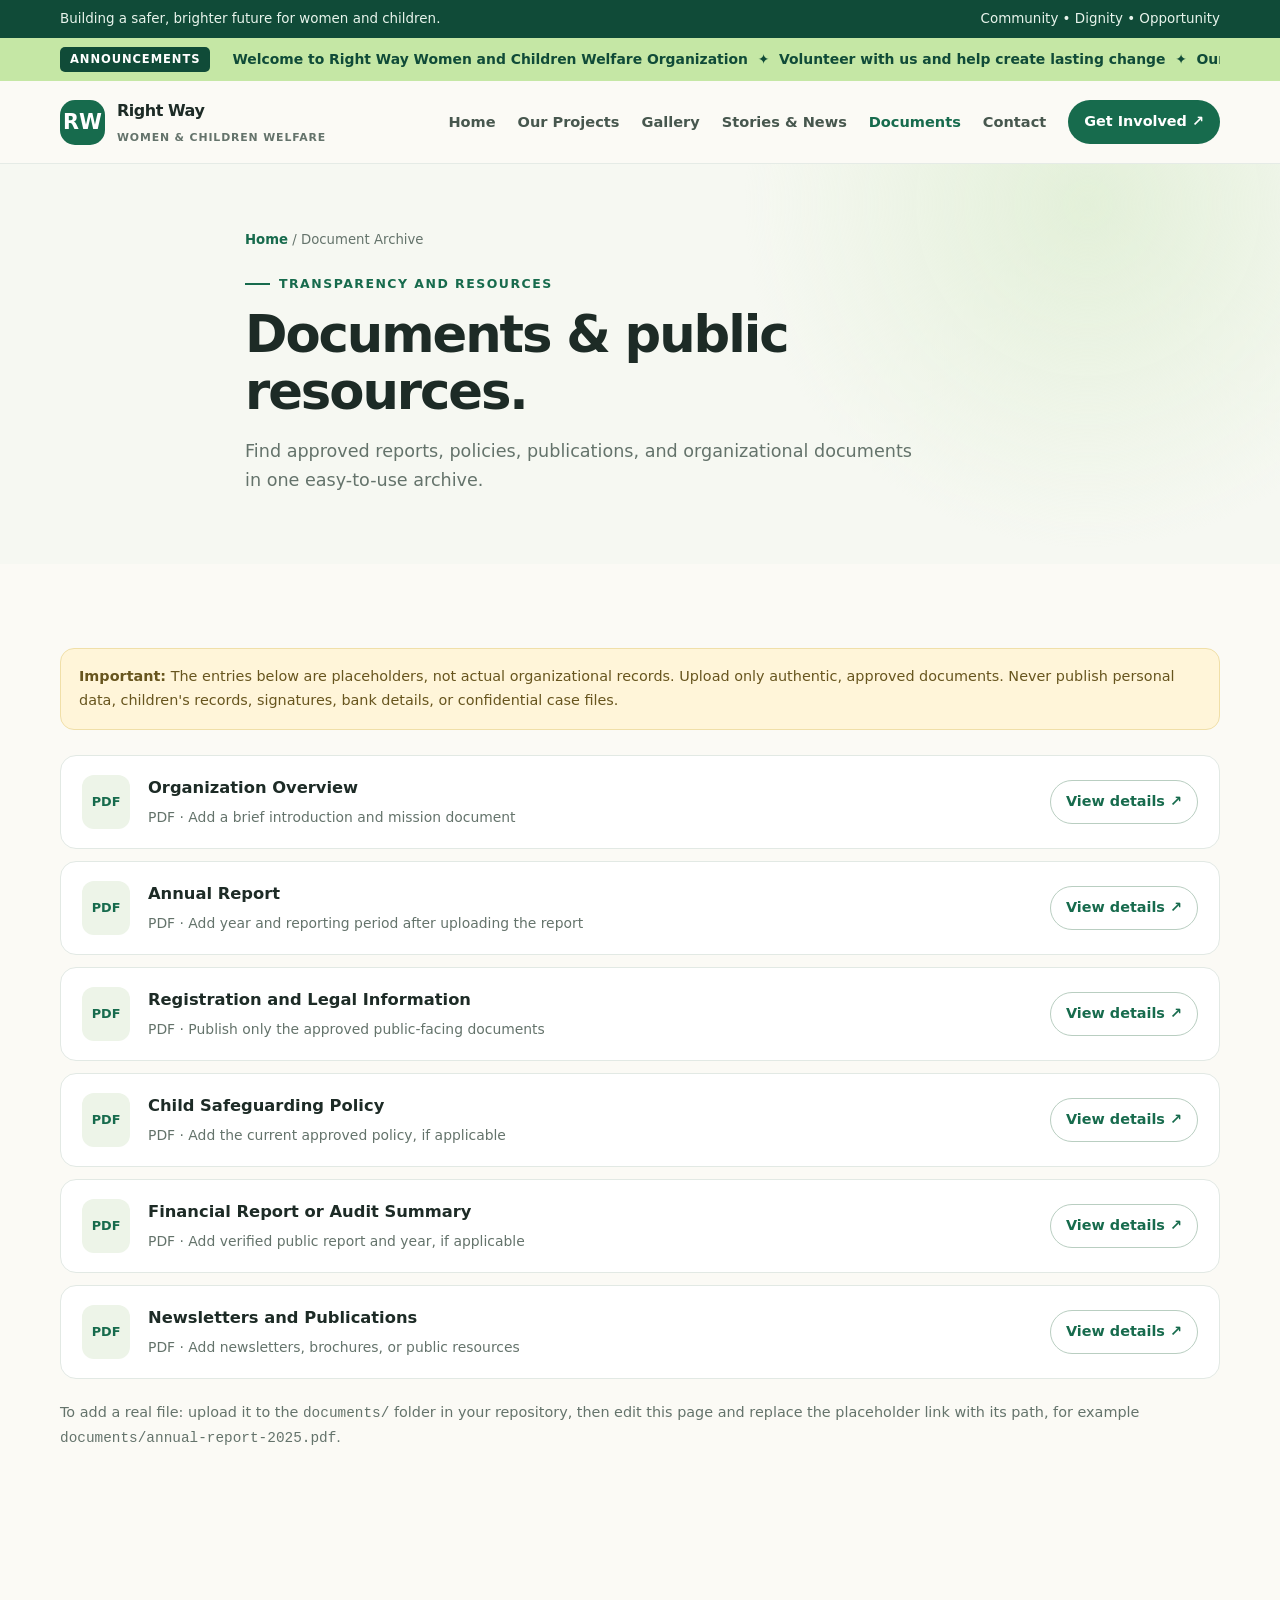
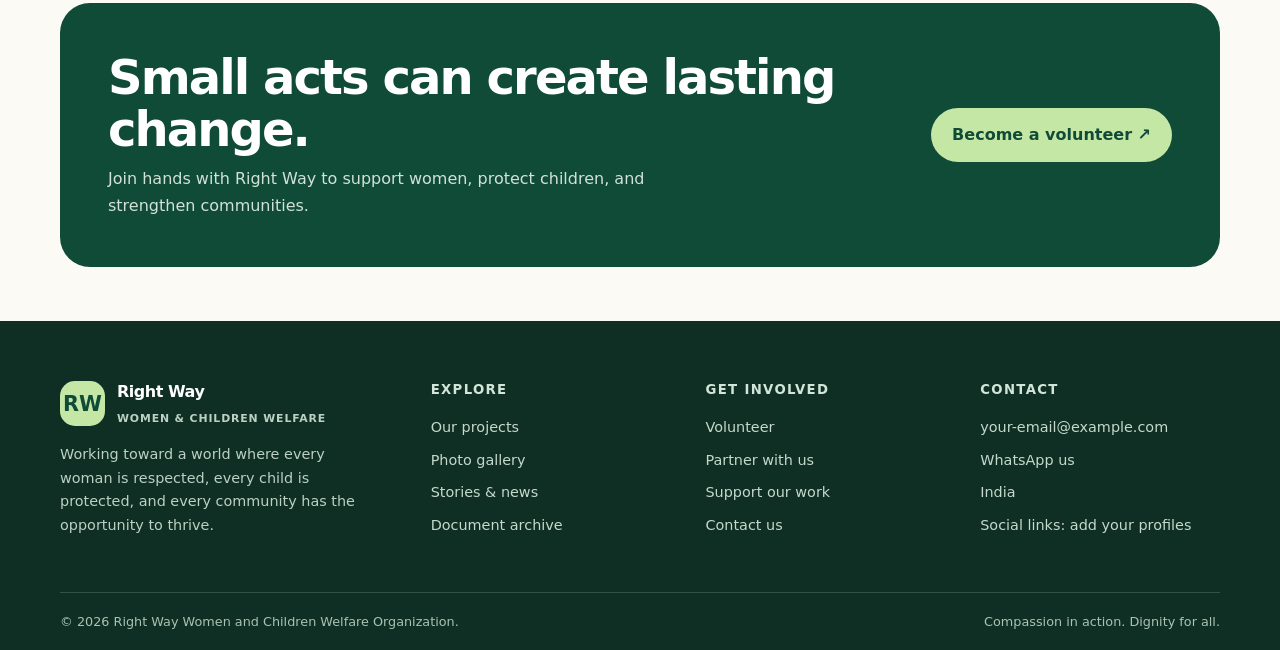
<file: archive.html>
<!DOCTYPE html>
<html lang="en">
<head>
<meta charset="UTF-8"><meta name="viewport" content="width=device-width, initial-scale=1.0">
<meta name="description" content="Right Way Women and Children Welfare Organization"><meta name="theme-color" content="#176b4d">
<title>Document Archive | Right Way Welfare</title>
<link rel="stylesheet" href="assets/css/style.css">
</head><body>

<a class="skip-link" href="#main">Skip to content</a>
<div class="topline"><div class="container"><span>Building a safer, brighter future for women and children.</span><span class="topline-extra">Community • Dignity • Opportunity</span></div></div>
<div class="ticker"><div class="container ticker-inner"><span class="ticker-label">ANNOUNCEMENTS</span><div class="ticker-track"><span class="ticker-text">Welcome to Right Way Women and Children Welfare Organization&nbsp; ✦ &nbsp;Volunteer with us and help create lasting change&nbsp; ✦ &nbsp;Our project updates and community stories will be shared here&nbsp; ✦ &nbsp;</span></div></div></div>
<header class="site-header"><div class="container nav-wrap">
<a class="brand" href="index.html" aria-label="Right Way home"><span class="brand-mark">RW</span><span><span class="brand-name">Right Way</span><span class="brand-sub">Women & Children Welfare</span></span></a>
<nav class="nav-links" aria-label="Main navigation">
<a href="index.html" data-nav="index.html">Home</a><a href="projects.html" data-nav="projects.html">Our Projects</a><a href="gallery.html" data-nav="gallery.html">Gallery</a><a href="blog.html" data-nav="blog.html">Stories & News</a><a href="archive.html" data-nav="archive.html">Documents</a><a href="contact.html" data-nav="contact.html">Contact</a><a class="btn btn-primary btn-small" href="contact.html#volunteer">Get Involved ↗</a>
</nav>
<button class="menu-toggle" data-menu-open aria-label="Open navigation menu" aria-controls="mobile-drawer">☰</button>
</div></header>
<div class="mobile-drawer" id="mobile-drawer" aria-hidden="true"><div class="drawer-panel"><div class="drawer-head"><a class="brand" href="index.html"><span class="brand-mark">RW</span><span><span class="brand-name">Right Way</span><span class="brand-sub">Women & Children Welfare</span></span></a><button class="drawer-close" data-menu-close aria-label="Close menu">×</button></div><nav class="drawer-links" aria-label="Mobile navigation"><a href="index.html" data-nav="index.html">Home</a><a href="projects.html" data-nav="projects.html">Our Projects</a><a href="gallery.html" data-nav="gallery.html">Gallery</a><a href="blog.html" data-nav="blog.html">Stories & News</a><a href="archive.html" data-nav="archive.html">Documents</a><a href="contact.html" data-nav="contact.html">Contact</a><a class="btn btn-primary" href="contact.html#volunteer">Get Involved ↗</a></nav></div></div>

<main id="main">

<section class="page-hero"><div class="container page-heading"><div class="breadcrumbs"><a href="index.html">Home</a> / Document Archive</div><span class="eyebrow">Transparency and resources</span><h1>Documents & public resources.</h1><p>Find approved reports, policies, publications, and organizational documents in one easy-to-use archive.</p></div></section>
<section class="section"><div class="container"><div class="notice"><strong>Important:</strong> The entries below are placeholders, not actual organizational records. Upload only authentic, approved documents. Never publish personal data, children's records, signatures, bank details, or confidential case files.</div>
<div class="archive-list">
<div class="archive-item"><div class="file-icon">PDF</div><div class="archive-info"><h3>Organization Overview</h3><p>PDF · Add a brief introduction and mission document</p></div><a class="btn btn-outline btn-small" href="documents/README.txt">View details ↗</a></div>
<div class="archive-item"><div class="file-icon">PDF</div><div class="archive-info"><h3>Annual Report</h3><p>PDF · Add year and reporting period after uploading the report</p></div><a class="btn btn-outline btn-small" href="documents/README.txt">View details ↗</a></div>
<div class="archive-item"><div class="file-icon">PDF</div><div class="archive-info"><h3>Registration and Legal Information</h3><p>PDF · Publish only the approved public-facing documents</p></div><a class="btn btn-outline btn-small" href="documents/README.txt">View details ↗</a></div>
<div class="archive-item"><div class="file-icon">PDF</div><div class="archive-info"><h3>Child Safeguarding Policy</h3><p>PDF · Add the current approved policy, if applicable</p></div><a class="btn btn-outline btn-small" href="documents/README.txt">View details ↗</a></div>
<div class="archive-item"><div class="file-icon">PDF</div><div class="archive-info"><h3>Financial Report or Audit Summary</h3><p>PDF · Add verified public report and year, if applicable</p></div><a class="btn btn-outline btn-small" href="documents/README.txt">View details ↗</a></div>
<div class="archive-item"><div class="file-icon">PDF</div><div class="archive-info"><h3>Newsletters and Publications</h3><p>PDF · Add newsletters, brochures, or public resources</p></div><a class="btn btn-outline btn-small" href="documents/README.txt">View details ↗</a></div>
</div><p style="color:var(--muted);font-size:.9rem;margin-top:22px">To add a real file: upload it to the <code>documents/</code> folder in your repository, then edit this page and replace the placeholder link with its path, for example <code>documents/annual-report-2025.pdf</code>.</p>
</div></section>

</main>

<section class="section-sm"><div class="container"><div class="cta-panel"><div><h2>Small acts can create lasting change.</h2><p>Join hands with Right Way to support women, protect children, and strengthen communities.</p></div><a class="btn" href="contact.html#volunteer">Become a volunteer ↗</a></div></div></section>
<footer class="site-footer"><div class="container"><div class="footer-grid">
<div class="footer-brand"><a class="brand" href="index.html"><span class="brand-mark" style="background:#c5e7a5;color:#104b38">RW</span><span><span class="brand-name" style="color:white">Right Way</span><span class="brand-sub" style="color:#bcd0c4">Women & Children Welfare</span></span></a><p>Working toward a world where every woman is respected, every child is protected, and every community has the opportunity to thrive.</p></div>
<div><div class="footer-title">Explore</div><div class="footer-links"><a href="projects.html">Our projects</a><a href="gallery.html">Photo gallery</a><a href="blog.html">Stories & news</a><a href="archive.html">Document archive</a></div></div>
<div><div class="footer-title">Get involved</div><div class="footer-links"><a href="contact.html#volunteer">Volunteer</a><a href="contact.html">Partner with us</a><a href="contact.html">Support our work</a><a href="contact.html">Contact us</a></div></div>
<div><div class="footer-title">Contact</div><div class="footer-links"><a href="mailto:your-email@example.com">your-email@example.com</a><a href="https://wa.me/91XXXXXXXXXX" target="_blank" rel="noopener">WhatsApp us</a><span>India</span><span>Social links: add your profiles</span></div></div>
</div><div class="footer-bottom"><span>© <span data-year>2026</span> Right Way Women and Children Welfare Organization.</span><span>Compassion in action. Dignity for all.</span></div></div></footer>
<script src="assets/js/main.js"></script>
<script>document.querySelectorAll('[data-nav]').forEach(a=>{if(a.dataset.nav===location.pathname.split('/').pop()||(!location.pathname.split('/').pop()&&a.dataset.nav==='index.html'))a.classList.add('active')});document.querySelectorAll('[data-year]').forEach(el=>el.textContent=new Date().getFullYear());</script>

</body></html>
</file>
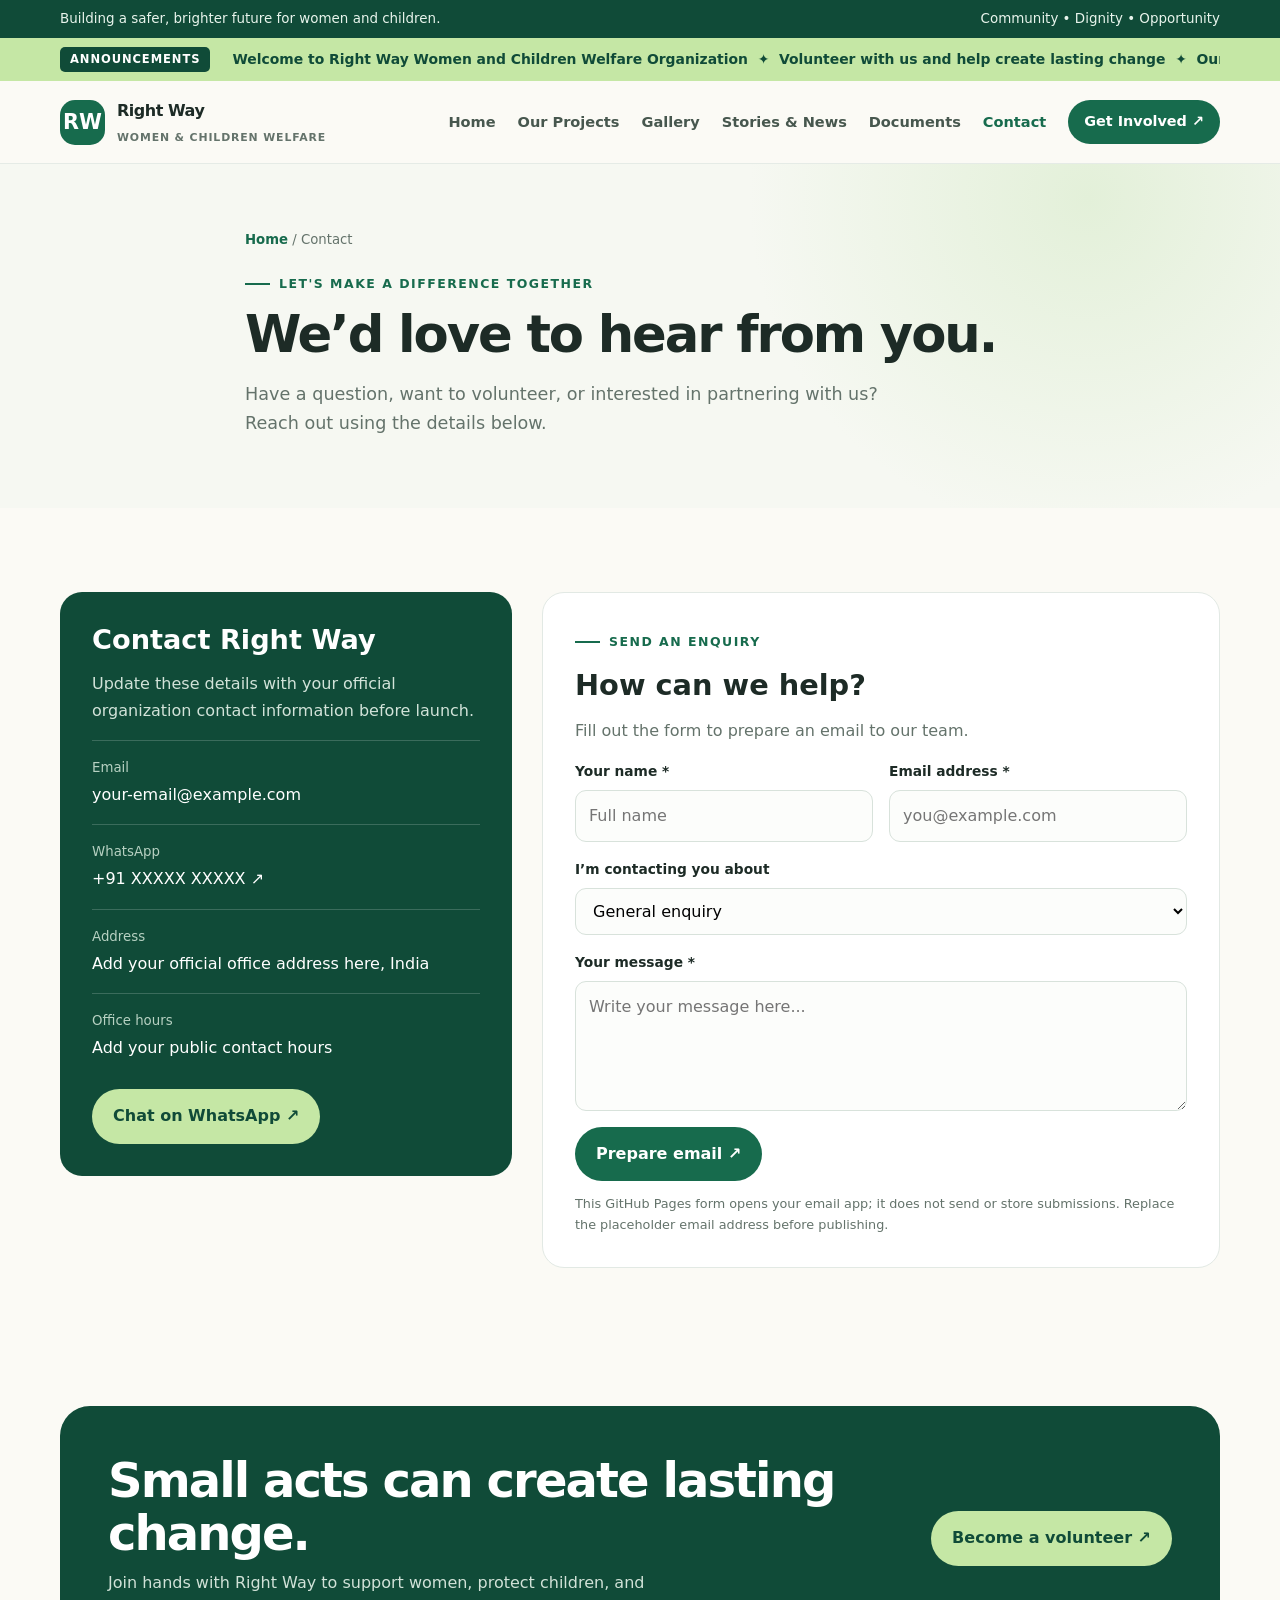
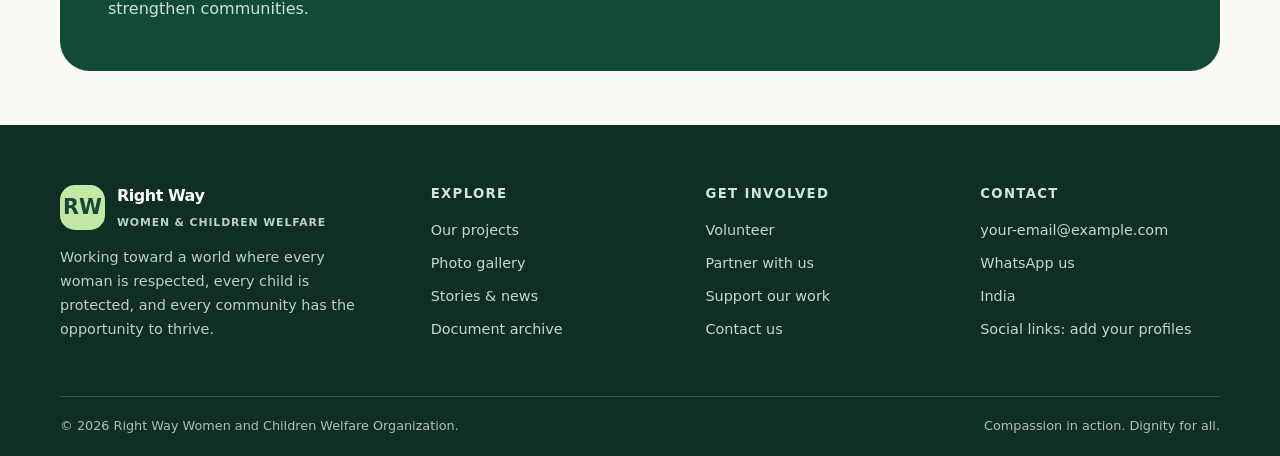
<file: contact.html>
<!DOCTYPE html>
<html lang="en">
<head>
<meta charset="UTF-8"><meta name="viewport" content="width=device-width, initial-scale=1.0">
<meta name="description" content="Contact Right Way Women and Children Welfare Organization, ask about projects, or volunteer."><meta name="theme-color" content="#176b4d">
<title>Contact Us | Right Way Welfare</title>
<link rel="stylesheet" href="assets/css/style.css">
</head><body>

<a class="skip-link" href="#main">Skip to content</a>
<div class="topline"><div class="container"><span>Building a safer, brighter future for women and children.</span><span class="topline-extra">Community • Dignity • Opportunity</span></div></div>
<div class="ticker"><div class="container ticker-inner"><span class="ticker-label">ANNOUNCEMENTS</span><div class="ticker-track"><span class="ticker-text">Welcome to Right Way Women and Children Welfare Organization&nbsp; ✦ &nbsp;Volunteer with us and help create lasting change&nbsp; ✦ &nbsp;Our project updates and community stories will be shared here&nbsp; ✦ &nbsp;</span></div></div></div>
<header class="site-header"><div class="container nav-wrap">
<a class="brand" href="index.html" aria-label="Right Way home"><span class="brand-mark">RW</span><span><span class="brand-name">Right Way</span><span class="brand-sub">Women & Children Welfare</span></span></a>
<nav class="nav-links" aria-label="Main navigation">
<a href="index.html" data-nav="index.html">Home</a><a href="projects.html" data-nav="projects.html">Our Projects</a><a href="gallery.html" data-nav="gallery.html">Gallery</a><a href="blog.html" data-nav="blog.html">Stories & News</a><a href="archive.html" data-nav="archive.html">Documents</a><a href="contact.html" data-nav="contact.html">Contact</a><a class="btn btn-primary btn-small" href="contact.html#volunteer">Get Involved ↗</a>
</nav>
<button class="menu-toggle" data-menu-open aria-label="Open navigation menu" aria-controls="mobile-drawer">☰</button>
</div></header>
<div class="mobile-drawer" id="mobile-drawer" aria-hidden="true"><div class="drawer-panel"><div class="drawer-head"><a class="brand" href="index.html"><span class="brand-mark">RW</span><span><span class="brand-name">Right Way</span><span class="brand-sub">Women & Children Welfare</span></span></a><button class="drawer-close" data-menu-close aria-label="Close menu">×</button></div><nav class="drawer-links" aria-label="Mobile navigation"><a href="index.html" data-nav="index.html">Home</a><a href="projects.html" data-nav="projects.html">Our Projects</a><a href="gallery.html" data-nav="gallery.html">Gallery</a><a href="blog.html" data-nav="blog.html">Stories & News</a><a href="archive.html" data-nav="archive.html">Documents</a><a href="contact.html" data-nav="contact.html">Contact</a><a class="btn btn-primary" href="contact.html#volunteer">Get Involved ↗</a></nav></div></div>

<main id="main">

<section class="page-hero"><div class="container page-heading"><div class="breadcrumbs"><a href="index.html">Home</a> / Contact</div><span class="eyebrow">Let's make a difference together</span><h1>We’d love to hear from you.</h1><p>Have a question, want to volunteer, or interested in partnering with us? Reach out using the details below.</p></div></section>
<section class="section"><div class="container contact-grid"><aside class="contact-info"><h2>Contact Right Way</h2><p>Update these details with your official organization contact information before launch.</p>
<div class="contact-detail"><small>Email</small><a href="mailto:your-email@example.com">your-email@example.com</a></div>
<div class="contact-detail"><small>WhatsApp</small><a href="https://wa.me/91XXXXXXXXXX" target="_blank" rel="noopener">+91 XXXXX XXXXX ↗</a></div>
<div class="contact-detail"><small>Address</small><span>Add your official office address here, India</span></div>
<div class="contact-detail"><small>Office hours</small><span>Add your public contact hours</span></div>
<a class="btn" style="background:#c5e7a5;color:#104b38;margin-top:12px" href="https://wa.me/91XXXXXXXXXX?text=Hello%2C%20I%20would%20like%20to%20contact%20Right%20Way." target="_blank" rel="noopener">Chat on WhatsApp ↗</a>
</aside>
<div class="form-card" id="volunteer"><span class="eyebrow">Send an enquiry</span><h2 style="margin:10px 0 8px;font-size:1.8rem">How can we help?</h2><p style="color:var(--muted);margin-top:0">Fill out the form to prepare an email to our team.</p>
<form data-contact-form data-email="your-email@example.com">
<div class="form-grid"><div class="field"><label for="name">Your name *</label><input id="name" name="name" required autocomplete="name" placeholder="Full name"></div><div class="field"><label for="email">Email address *</label><input id="email" name="email" type="email" required autocomplete="email" placeholder="you@example.com"></div></div>
<div class="field"><label for="subject">I’m contacting you about</label><select id="subject" name="subject"><option>General enquiry</option><option>Volunteering</option><option>Partnership</option><option>Project information</option><option>Media or news</option><option>Other</option></select></div>
<div class="field"><label for="message">Your message *</label><textarea id="message" name="message" required placeholder="Write your message here..."></textarea></div>
<button class="btn btn-primary" type="submit">Prepare email ↗</button><p class="form-note" data-form-note>This GitHub Pages form opens your email app; it does not send or store submissions. Replace the placeholder email address before publishing.</p>
</form></div></div></section>

</main>

<section class="section-sm"><div class="container"><div class="cta-panel"><div><h2>Small acts can create lasting change.</h2><p>Join hands with Right Way to support women, protect children, and strengthen communities.</p></div><a class="btn" href="contact.html#volunteer">Become a volunteer ↗</a></div></div></section>
<footer class="site-footer"><div class="container"><div class="footer-grid">
<div class="footer-brand"><a class="brand" href="index.html"><span class="brand-mark" style="background:#c5e7a5;color:#104b38">RW</span><span><span class="brand-name" style="color:white">Right Way</span><span class="brand-sub" style="color:#bcd0c4">Women & Children Welfare</span></span></a><p>Working toward a world where every woman is respected, every child is protected, and every community has the opportunity to thrive.</p></div>
<div><div class="footer-title">Explore</div><div class="footer-links"><a href="projects.html">Our projects</a><a href="gallery.html">Photo gallery</a><a href="blog.html">Stories & news</a><a href="archive.html">Document archive</a></div></div>
<div><div class="footer-title">Get involved</div><div class="footer-links"><a href="contact.html#volunteer">Volunteer</a><a href="contact.html">Partner with us</a><a href="contact.html">Support our work</a><a href="contact.html">Contact us</a></div></div>
<div><div class="footer-title">Contact</div><div class="footer-links"><a href="mailto:your-email@example.com">your-email@example.com</a><a href="https://wa.me/91XXXXXXXXXX" target="_blank" rel="noopener">WhatsApp us</a><span>India</span><span>Social links: add your profiles</span></div></div>
</div><div class="footer-bottom"><span>© <span data-year>2026</span> Right Way Women and Children Welfare Organization.</span><span>Compassion in action. Dignity for all.</span></div></div></footer>
<script src="assets/js/main.js"></script>
<script>document.querySelectorAll('[data-nav]').forEach(a=>{if(a.dataset.nav===location.pathname.split('/').pop()||(!location.pathname.split('/').pop()&&a.dataset.nav==='index.html'))a.classList.add('active')});document.querySelectorAll('[data-year]').forEach(el=>el.textContent=new Date().getFullYear());</script>

</body></html>
</file>
<file: assets/css/style.css>
:root{--green:#176b4d;--green-dark:#104b38;--green-light:#e9f5ee;--lime:#c5e7a5;--ink:#1d2b26;--muted:#64736b;--cream:#fbfaf5;--white:#fff;--line:#e2e9e4;--shadow:0 18px 50px rgba(18,55,39,.10);--radius:22px}
*{box-sizing:border-box}html{scroll-behavior:smooth}body{margin:0;font-family:Inter,ui-sans-serif,system-ui,-apple-system,BlinkMacSystemFont,"Segoe UI",sans-serif;color:var(--ink);background:var(--cream);line-height:1.65}img{max-width:100%;display:block}a{color:inherit;text-decoration:none}button,input,textarea,select{font:inherit}.container{width:min(1160px,calc(100% - 40px));margin-inline:auto}.eyebrow{display:inline-flex;align-items:center;gap:9px;color:var(--green);font-size:.78rem;font-weight:800;letter-spacing:.12em;text-transform:uppercase}.eyebrow:before{content:"";width:25px;height:2px;background:currentColor}.section{padding:84px 0}.section-sm{padding:54px 0}.section-head{display:flex;justify-content:space-between;align-items:end;gap:24px;margin-bottom:30px}.section-head h2,.page-heading h1{font-size:clamp(2rem,4vw,3.25rem);line-height:1.1;letter-spacing:-.04em;margin:12px 0}.section-head p{max-width:560px;color:var(--muted);margin:0}.btn{display:inline-flex;justify-content:center;align-items:center;gap:10px;padding:13px 20px;border-radius:999px;border:1px solid transparent;font-weight:750;transition:.2s;cursor:pointer}.btn:hover{transform:translateY(-2px)}.btn-primary{background:var(--green);color:white}.btn-primary:hover{background:var(--green-dark)}.btn-light{background:white;color:var(--green);border-color:var(--line)}.btn-outline{border-color:#b9cec1;color:var(--green);background:transparent}.btn-small{padding:9px 15px;font-size:.9rem}.topline{background:var(--green-dark);color:#e8f4ec;font-size:.84rem}.topline .container{display:flex;justify-content:space-between;gap:16px;padding:8px 0}.topline a{text-decoration:underline;text-underline-offset:3px}.ticker{background:var(--lime);color:var(--green-dark);overflow:hidden;font-size:.87rem;font-weight:800}.ticker-inner{display:flex;align-items:center;gap:22px;white-space:nowrap;padding:9px 0}.ticker-label{background:var(--green-dark);color:white;padding:3px 10px;border-radius:5px;letter-spacing:.08em;font-size:.72rem}.ticker-track{overflow:hidden;flex:1}.ticker-text{display:inline-block;animation:ticker 28s linear infinite}.ticker:hover .ticker-text{animation-play-state:paused}@keyframes ticker{from{transform:translateX(0)}to{transform:translateX(-35%)}}.site-header{position:sticky;top:0;z-index:50;background:rgba(251,250,245,.94);backdrop-filter:blur(14px);border-bottom:1px solid rgba(226,233,228,.85)}.nav-wrap{display:flex;align-items:center;justify-content:space-between;gap:24px;min-height:82px}.brand{display:flex;align-items:center;gap:12px;min-width:0}.brand-mark{width:45px;height:45px;border-radius:15px;background:var(--green);color:white;display:grid;place-items:center;font-size:1.3rem;font-weight:900;flex:none}.brand-name{font-weight:900;letter-spacing:-.03em;line-height:1.1}.brand-sub{display:block;font-size:.68rem;letter-spacing:.08em;text-transform:uppercase;color:var(--muted);font-weight:750;margin-top:5px}.nav-links{display:flex;align-items:center;gap:22px;font-size:.91rem;font-weight:700}.nav-links a:not(.btn){color:#47574e}.nav-links a.active,.nav-links a:hover{color:var(--green)}.menu-toggle{display:none;border:1px solid var(--line);background:white;border-radius:12px;padding:9px 12px;color:var(--green);font-size:1.25rem}.hero{padding:62px 0 78px;overflow:hidden;background:radial-gradient(circle at 80% 15%,#e1f0d8 0,transparent 30%),var(--cream)}.hero-grid{display:grid;grid-template-columns:1.02fr .98fr;gap:54px;align-items:center}.hero h1{font-size:clamp(2.8rem,6vw,5.35rem);line-height:.99;letter-spacing:-.065em;margin:18px 0 22px;max-width:680px}.hero h1 em{font-style:normal;color:var(--green)}.hero-copy{font-size:1.12rem;color:var(--muted);max-width:570px}.hero-actions{display:flex;flex-wrap:wrap;gap:12px;margin:28px 0}.trust-line{display:flex;align-items:center;gap:12px;color:var(--muted);font-size:.9rem}.trust-dots{display:flex}.trust-dots span{width:28px;height:28px;border:2px solid var(--cream);margin-left:-7px;border-radius:50%;background:#b8d9c3;display:grid;place-items:center;font-size:.75rem}.trust-dots span:first-child{margin-left:0;background:#dce9ae}.hero-visual{position:relative;min-height:470px}.hero-photo{position:absolute;inset:0 30px 24px 0;border-radius:42% 42% 24px 24px;overflow:hidden;background:#d5e4d8}.hero-photo img{width:100%;height:100%;object-fit:cover}.floating-note{position:absolute;right:0;bottom:0;background:white;padding:19px 22px;border-radius:18px;box-shadow:var(--shadow);max-width:225px}.floating-note strong{display:block;color:var(--green);font-size:1.6rem;line-height:1.2}.floating-note span{font-size:.85rem;color:var(--muted)}.photo-caption{position:absolute;left:-16px;top:38px;background:var(--lime);padding:10px 15px;border-radius:999px;font-size:.8rem;font-weight:850;transform:rotate(-5deg)}.stats{background:var(--green);color:white}.stats-grid{display:grid;grid-template-columns:repeat(4,1fr);gap:20px}.stat{padding:28px 10px;border-right:1px solid rgba(255,255,255,.2)}.stat:last-child{border:0}.stat strong{display:block;font-size:2.35rem;letter-spacing:-.04em;line-height:1.2}.stat span{color:#d3e5d9;font-size:.9rem}.cards{display:grid;grid-template-columns:repeat(3,1fr);gap:22px}.card{background:white;border:1px solid var(--line);border-radius:var(--radius);overflow:hidden;transition:transform .2s,box-shadow .2s}.card:hover{transform:translateY(-4px);box-shadow:var(--shadow)}.card-image{height:225px;overflow:hidden;background:#e2eee5}.card-image img{height:100%;width:100%;object-fit:cover;transition:transform .4s}.card:hover .card-image img{transform:scale(1.04)}.card-body{padding:23px}.tag{display:inline-block;background:var(--green-light);color:var(--green);font-size:.72rem;font-weight:850;letter-spacing:.06em;text-transform:uppercase;padding:5px 9px;border-radius:999px}.card h3{font-size:1.3rem;line-height:1.25;margin:13px 0 9px;letter-spacing:-.025em}.card p{color:var(--muted);margin:0 0 17px;font-size:.95rem}.text-link{font-weight:850;color:var(--green);font-size:.92rem}.text-link span{display:inline-block;margin-left:4px;transition:transform .2s}.text-link:hover span{transform:translateX(4px)}.split{display:grid;grid-template-columns:1fr 1fr;gap:60px;align-items:center}.split-image{height:440px;border-radius:var(--radius);overflow:hidden;background:#e0ece2}.split-image img{height:100%;width:100%;object-fit:cover}.split-copy h2{font-size:clamp(2rem,4vw,3.2rem);line-height:1.08;letter-spacing:-.05em;margin:14px 0}.split-copy p{color:var(--muted)}.check-list{list-style:none;padding:0;margin:22px 0;display:grid;gap:12px}.check-list li{display:flex;gap:10px;align-items:flex-start}.check-list li:before{content:"✓";display:grid;place-items:center;flex:none;width:24px;height:24px;background:var(--green-light);color:var(--green);border-radius:50%;font-weight:900}.quote-band{background:#edf4e8;padding:55px 0}.quote{font-size:clamp(1.5rem,3vw,2.5rem);line-height:1.25;letter-spacing:-.04em;max-width:900px;margin:0 auto;text-align:center;font-weight:750}.quote small{display:block;margin-top:18px;font-size:.9rem;letter-spacing:0;color:var(--green);font-weight:800}.cta-panel{background:var(--green-dark);color:white;border-radius:30px;padding:48px;display:flex;align-items:center;justify-content:space-between;gap:28px}.cta-panel h2{font-size:clamp(1.8rem,4vw,3rem);line-height:1.1;letter-spacing:-.04em;margin:0 0 10px}.cta-panel p{color:#d1e2d8;margin:0;max-width:600px}.cta-panel .btn{background:var(--lime);color:var(--green-dark);white-space:nowrap}.page-hero{padding:65px 0 52px;background:radial-gradient(circle at 85% 10%,#e3f0d9,transparent 30%),#f6f8f2}.page-heading{max-width:790px}.page-heading p{color:var(--muted);font-size:1.1rem;max-width:680px}.breadcrumbs{font-size:.83rem;color:var(--muted);margin-bottom:16px}.breadcrumbs a{color:var(--green);font-weight:750}.filter-row{display:flex;gap:9px;flex-wrap:wrap;margin-bottom:26px}.filter-btn{border:1px solid var(--line);background:white;padding:9px 15px;border-radius:999px;cursor:pointer;font-weight:750;color:#526159}.filter-btn.active,.filter-btn:hover{background:var(--green);border-color:var(--green);color:white}.gallery-grid{display:grid;grid-template-columns:repeat(3,1fr);gap:16px}.gallery-item{border:0;padding:0;cursor:pointer;position:relative;overflow:hidden;border-radius:18px;background:#dce9df;min-height:220px}.gallery-item img{width:100%;height:100%;min-height:220px;object-fit:cover;transition:transform .3s}.gallery-item:hover img{transform:scale(1.05)}.gallery-item span{position:absolute;left:12px;bottom:12px;background:rgba(255,255,255,.93);padding:7px 11px;border-radius:999px;font-size:.8rem;font-weight:800}.blog-meta{font-size:.8rem;color:var(--muted);font-weight:750}.archive-list{display:grid;gap:12px}.archive-item{display:flex;align-items:center;gap:18px;background:white;border:1px solid var(--line);border-radius:16px;padding:19px 21px}.file-icon{width:48px;height:54px;display:grid;place-items:center;background:#edf4e8;color:var(--green);border-radius:12px;font-size:.8rem;font-weight:900;flex:none}.archive-info{flex:1;min-width:0}.archive-info h3{font-size:1.02rem;margin:0 0 4px}.archive-info p{margin:0;color:var(--muted);font-size:.87rem}.archive-item .btn{flex:none}.notice{padding:16px 18px;background:#fff5d9;border:1px solid #f0dfa8;border-radius:14px;color:#67551e;font-size:.9rem;margin-bottom:25px}.contact-grid{display:grid;grid-template-columns:.8fr 1.2fr;gap:30px;align-items:start}.contact-info{background:var(--green-dark);color:white;padding:32px;border-radius:var(--radius)}.contact-info h2{font-size:1.7rem;line-height:1.15;margin:0 0 12px}.contact-info>p{color:#d2e3d9}.contact-detail{padding:16px 0;border-top:1px solid rgba(255,255,255,.18)}.contact-detail small{display:block;color:#b7d1c2;margin-bottom:3px}.contact-detail a{overflow-wrap:anywhere}.form-card{background:white;border:1px solid var(--line);border-radius:var(--radius);padding:32px}.form-grid{display:grid;grid-template-columns:1fr 1fr;gap:16px}.field{display:grid;gap:7px;margin-bottom:16px}.field label{font-size:.86rem;font-weight:800}.field input,.field textarea,.field select{width:100%;border:1px solid #d8e2db;border-radius:11px;padding:12px 13px;background:#fcfdfb;outline:none}.field input:focus,.field textarea:focus,.field select:focus{border-color:var(--green);box-shadow:0 0 0 3px #176b4d18}.field textarea{min-height:130px;resize:vertical}.form-note{font-size:.8rem;color:var(--muted);margin:12px 0 0}.site-footer{background:#102f24;color:white;padding:58px 0 20px}.footer-grid{display:grid;grid-template-columns:1.4fr 1fr 1fr 1fr;gap:35px}.footer-brand p{color:#bcd0c4;max-width:300px;font-size:.9rem}.footer-title{font-size:.83rem;text-transform:uppercase;letter-spacing:.1em;color:#d2e5d9;font-weight:850;margin-bottom:15px}.footer-links{display:grid;gap:9px;font-size:.9rem;color:#c5d8cc}.footer-links a:hover{color:var(--lime)}.footer-bottom{border-top:1px solid #315344;margin-top:40px;padding-top:18px;display:flex;justify-content:space-between;gap:15px;color:#a9c2b3;font-size:.8rem}.mobile-drawer{position:fixed;inset:0;z-index:100;background:rgba(12,34,25,.45);visibility:hidden;opacity:0;transition:.2s}.mobile-drawer.open{visibility:visible;opacity:1}.drawer-panel{position:absolute;right:0;top:0;bottom:0;width:min(360px,88vw);background:var(--cream);padding:24px;transform:translateX(100%);transition:.25s;overflow:auto}.mobile-drawer.open .drawer-panel{transform:translateX(0)}.drawer-head{display:flex;justify-content:space-between;align-items:center;margin-bottom:25px}.drawer-close{font-size:1.6rem;border:0;background:transparent;cursor:pointer}.drawer-links{display:grid;gap:5px}.drawer-links a{padding:13px 12px;border-radius:10px;font-weight:800}.drawer-links a:hover,.drawer-links a.active{background:var(--green-light);color:var(--green)}.drawer-links .btn{margin-top:14px}.empty-state{padding:25px;background:white;border:1px dashed #b9cec1;border-radius:16px;color:var(--muted)}.hidden{display:none!important}.modal{position:fixed;inset:0;z-index:120;background:rgba(8,24,17,.85);display:none;align-items:center;justify-content:center;padding:24px}.modal.open{display:flex}.modal img{max-height:82vh;max-width:min(100%,1000px);border-radius:14px}.modal button{position:absolute;right:24px;top:20px;background:white;border:0;border-radius:50%;width:42px;height:42px;font-size:1.4rem;cursor:pointer}.skip-link{position:absolute;left:-999px;top:8px;background:white;padding:10px}.skip-link:focus{left:8px;z-index:200}
@media(max-width:980px){.nav-links{display:none}.menu-toggle{display:block}.hero-grid{grid-template-columns:1fr;gap:35px}.hero-visual{min-height:420px}.hero-photo{inset:0 24px 22px 0}.stats-grid{grid-template-columns:repeat(2,1fr)}.stat:nth-child(2){border-right:0}.stat:nth-child(-n+2){border-bottom:1px solid rgba(255,255,255,.2)}.cards{grid-template-columns:repeat(2,1fr)}.split{gap:35px}.footer-grid{grid-template-columns:repeat(2,1fr)}.contact-grid{grid-template-columns:1fr 1.2fr}}
@media(max-width:680px){.container{width:min(100% - 28px,1160px)}.topline .container{justify-content:center;text-align:center}.topline .topline-extra{display:none}.nav-wrap{min-height:72px}.brand-name{font-size:.9rem}.brand-sub{font-size:.59rem}.brand-mark{width:40px;height:40px}.hero{padding:42px 0 54px}.hero h1{font-size:clamp(2.65rem,13vw,4rem)}.hero-copy{font-size:1rem}.hero-visual{min-height:330px}.hero-photo{border-radius:38% 38% 18px 18px}.photo-caption{left:0;top:20px;font-size:.7rem}.floating-note{padding:13px 16px;max-width:190px}.floating-note strong{font-size:1.3rem}.section{padding:60px 0}.section-head{display:block}.section-head .btn{margin-top:18px}.cards{grid-template-columns:1fr}.card-image{height:230px}.stats-grid{gap:0}.stat{padding:22px 8px}.stat strong{font-size:1.9rem}.stat span{font-size:.8rem}.split{grid-template-columns:1fr;gap:28px}.split-image{height:300px}.cta-panel{padding:30px 24px;display:block}.cta-panel .btn{margin-top:20px}.page-hero{padding:45px 0 35px}.gallery-grid{grid-template-columns:repeat(2,1fr);gap:10px}.gallery-item,.gallery-item img{min-height:155px}.gallery-item span{font-size:.68rem;left:7px;bottom:7px;padding:5px 8px}.archive-item{align-items:flex-start;flex-wrap:wrap;padding:15px}.archive-info{width:calc(100% - 70px);flex:auto}.archive-item .btn{margin-left:66px}.contact-grid{grid-template-columns:1fr}.contact-info,.form-card{padding:24px}.form-grid{grid-template-columns:1fr;gap:0}.footer-grid{grid-template-columns:1fr 1fr;gap:28px 18px}.footer-brand{grid-column:1/-1}.footer-bottom{display:block}.footer-bottom span{display:block;margin-bottom:6px}.section-head h2{font-size:2.2rem}}
</file>
